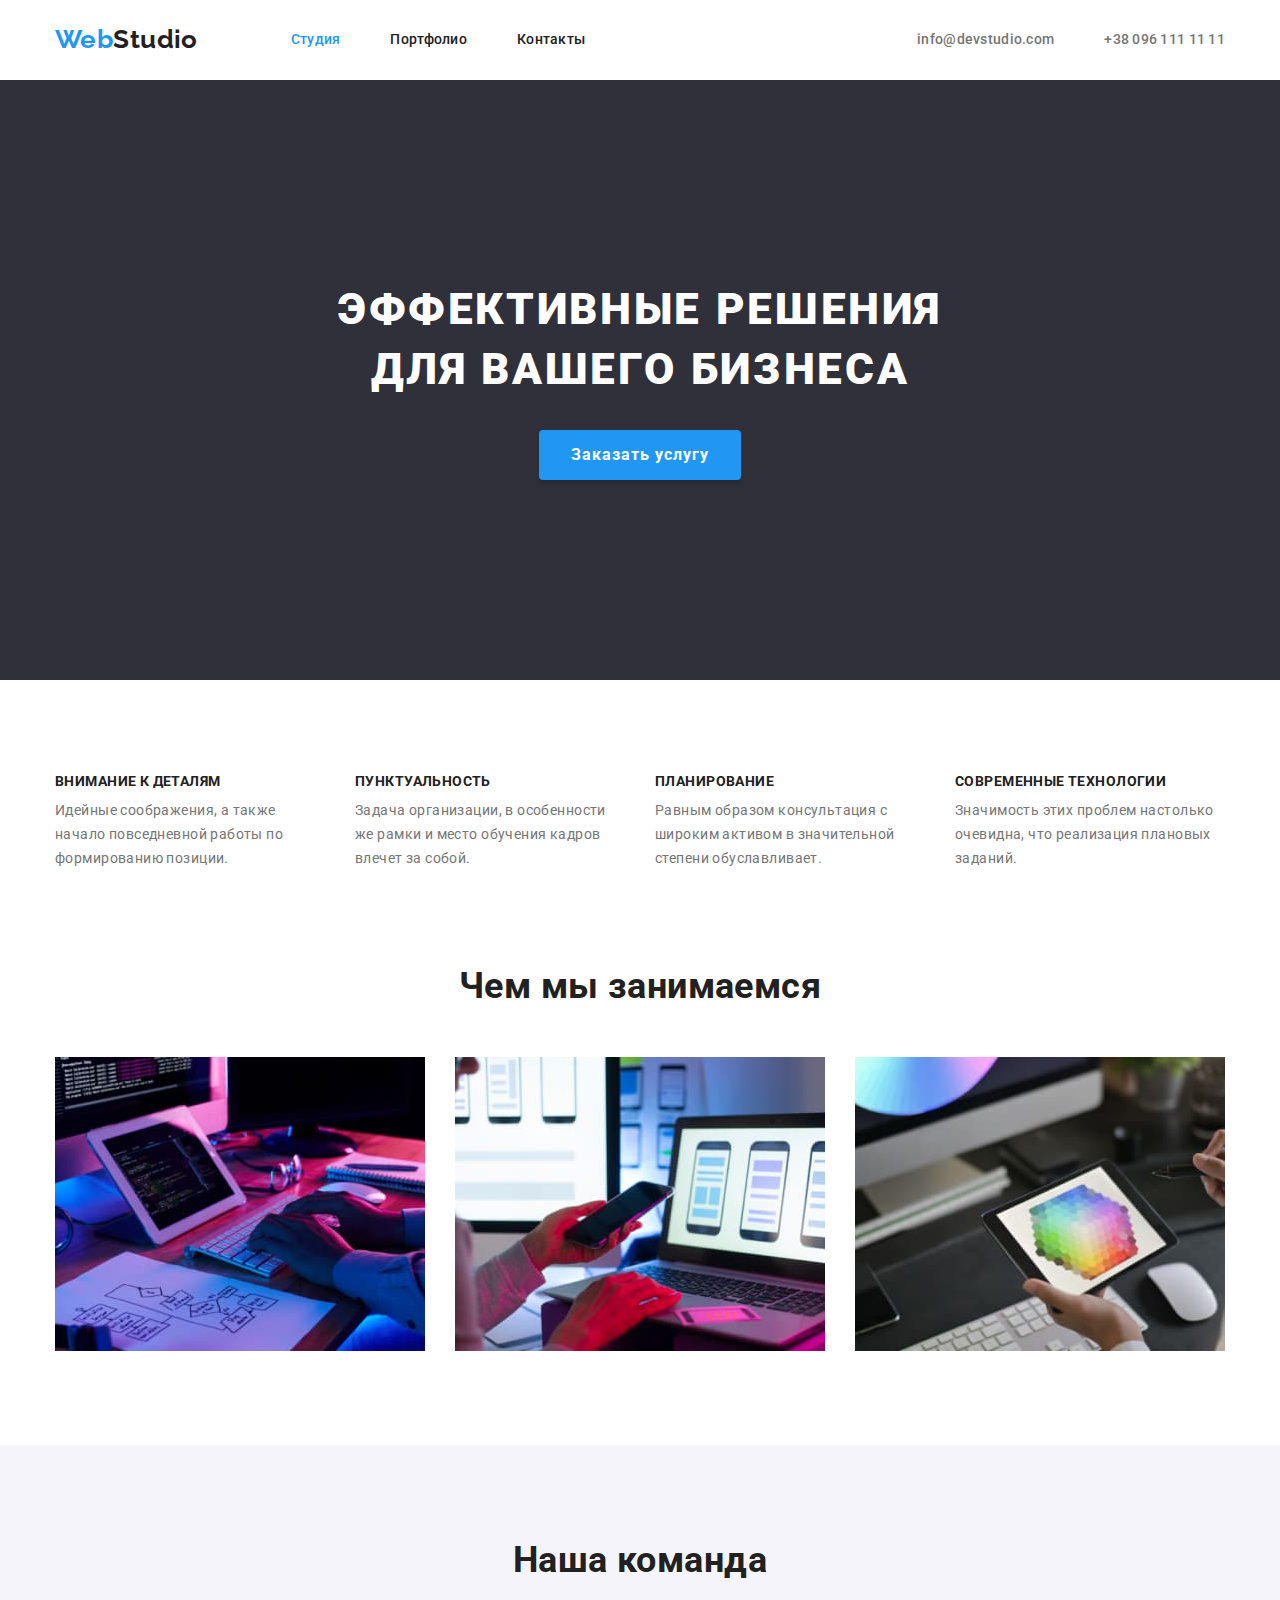
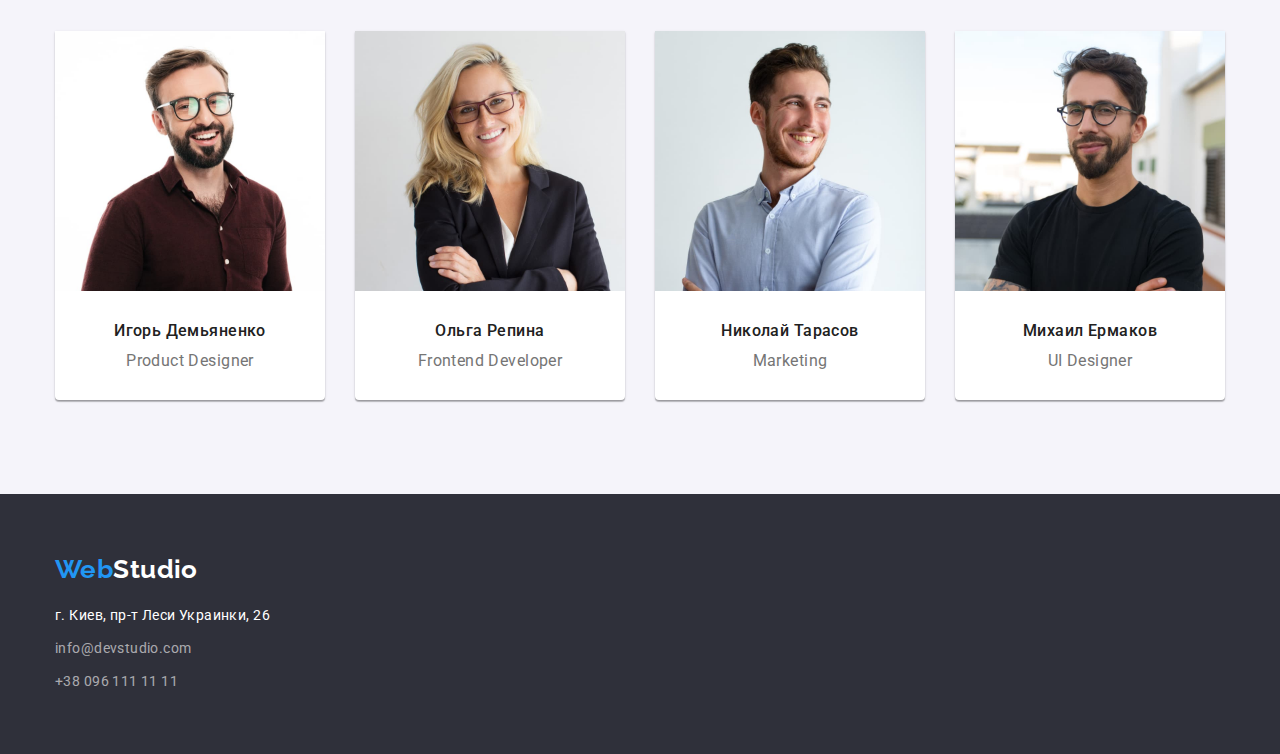
<file: index.html>
<!DOCTYPE html>
<html lang="ru">
  <head>
    <meta charset="UTF-8" />
    <meta http-equiv="X-UA-Compatible" content="IE=edge" />
    <meta name="viewport" content="width=device-width, initial-scale=1.0" />
    <title>WebStudio</title>
    <link rel="preconnect" href="https://fonts.googleapis.com" />
    <link rel="preconnect" href="https://fonts.gstatic.com" crossorigin />
    <link
      href="https://fonts.googleapis.com/css2?family=Raleway:wght@700&family=Roboto:wght@400;500;700;900&display=swap"
      rel="stylesheet"
    />
    <link
      rel="stylesheet"
      href="https://cdn.jsdelivr.net/npm/modern-normalize@1.1.0/modern-normalize.min.css"
    />
    <link rel="stylesheet" href="./css/styles.css" />
  </head>
  <body>
    <!-- Шапка сайта -->
    <header>
      <div class="container main-nav">
        <nav class="main-nav">
          <a href="" class="logo link"><span class="accent">Web</span>Studio</a>
          <ul class="navigation-header-list list">
            <li class="item"><a href="index.html" class="link current">Студия</a></li>
            <li class="item"><a href="portfolio.html" class="link">Портфолио</a></li>
            <li class="item"><a href="" class="link">Контакты</a></li>
          </ul>
        </nav>
        <ul class="contacts-header-list list">
          <li class="item">
            <a href="mailto:info@devstudio.com" class="email link">info@devstudio.com</a>
          </li>
          <li class="item">
            <a href="tel:+380961111111" class="phone link">+38 096 111 11 11</a>
          </li>
        </ul>
      </div>
    </header>
    <main>
      <!-- Заглавие -->
      <section class="hero">
        <div class="container">
          <h1 class="hero-title">Эффективные решения для вашего бизнеса</h1>
          <button type="button" class="hero-button">Заказать услугу</button>
        </div>
      </section>
      <!-- Приемущества -->
      <section class="section priority">
        <div class="container">
          <h2 class="visually-hidden">Приемущества нашей работы</h2>
          <ul class="priority-list list">
            <li class="priority-item">
              <h3 class="priority-subtitle">Внимание к деталям</h3>
              <p class="priority-text">
                Идейные соображения, а также начало повседневной работы по формированию позиции.
              </p>
            </li>
            <li class="priority-item">
              <h3 class="priority-subtitle">Пунктуальность</h3>
              <p class="priority-text">
                Задача организации, в особенности же рамки и место обучения кадров влечет за собой.
              </p>
            </li>
            <li class="priority-item">
              <h3 class="priority-subtitle">Планирование</h3>
              <p class="priority-text">
                Равным образом консультация с широким активом в значительной степени обуславливает.
              </p>
            </li>
            <li class="priority-item">
              <h3 class="priority-subtitle">Современные технологии</h3>
              <p class="priority-text">
                Значимость этих проблем настолько очевидна, что реализация плановых заданий.
              </p>
            </li>
          </ul>
        </div>
      </section>
      <!-- Фото демонстрирующие чем мы занимаемся -->
      <section class="section works">
        <div class="container">
          <h2 class="works-title">Чем мы занимаемся</h2>
          <ul class="works-list list">
            <li class="works-item">
              <img
                src="./images/box-F-1.jpg"
                alt="мы работаем над создаем сайта"
                width="370"
                height="294"
              />
            </li>
            <li class="works-item">
              <img
                src="./images/box-F-2.jpg"
                alt="мы работаем над создаем мобильного приложения"
                width="370"
                height="294"
              />
            </li>
            <li class="works-item">
              <img
                src="./images/box-F-3.jpg"
                alt="мы выполняем работу по дизайну"
                width="370"
                height="294"
              />
            </li>
          </ul>
        </div>
      </section>
      <!-- Фото представителей нашей команды, их имена и должности -->
      <section class="section team">
        <div class="container">
          <h2 class="team-title">Наша команда</h2>
          <ul class="team-list list">
            <li class="team-item">
              <img
                src="./images/img-F-1.jpg"
                alt="Игорь Демьяненко - изображение типа портрет"
                width="270"
                height="260"
              />
              <div class="team-descr">
                <h3 class="team-name">Игорь Демьяненко</h3>
                <p lang="en" class="team-position">Product Designer</p>
              </div>
            </li>
            <li class="team-item">
              <img
                src="./images/img-F-2.jpg"
                alt="Ольга Репина - изображение типа портрет"
                width="270"
                height="260"
              />
              <div class="team-descr">
                <h3 class="team-name">Ольга Репина</h3>
                <p lang="en" class="team-position">Frontend Developer</p>
              </div>
            </li>
            <li class="team-item">
              <img
                src="./images/img-F-3.jpg"
                alt="Николай Тарасов - изображение типа портрет"
                width="270"
                height="260"
              />
              <div class="team-descr">
                <h3 class="team-name">Николай Тарасов</h3>
                <p lang="en" class="team-position">Marketing</p>
              </div>
            </li>
            <li class="team-item">
              <img
                src="./images/img-F-4.jpg"
                alt="Михаил Ермаков - изображение типа портрет"
                width="270"
                height="260"
              />
              <div class="team-descr">
                <h3 class="team-name">Михаил Ермаков</h3>
                <p lang="en" class="team-position">UI Designer</p>
              </div>
            </li>
          </ul>
        </div>
      </section>
    </main>
    <!-- Подвал сайта -->
    <footer class="footer">
      <div class="container">
        <a href="./index.html" class="footer-logo link"><span class="accent">Web</span>Studio</a>
        <address>
          <ul class="footer-list list">
            <li class="footer-item">
              <a
                href="https://goo.gl/maps/5S5dMyk2Rb5R47MP8"
                target="_blank"
                rel="noopener noreferrer"
                class="footer-office link"
                >г. Киев, пр-т Леси Украинки, 26</a
              >
            </li>
            <li class="footer-item">
              <a href="mailto:info@devstudio.com" class="footer-contact link">info@devstudio.com</a>
            </li>
            <li class="footer-item">
              <a href="tel:+380961111111" class="footer-contact link">+38 096 111 11 11</a>
            </li>
          </ul>
        </address>
      </div>
    </footer>
  </body>
</html>
</file>
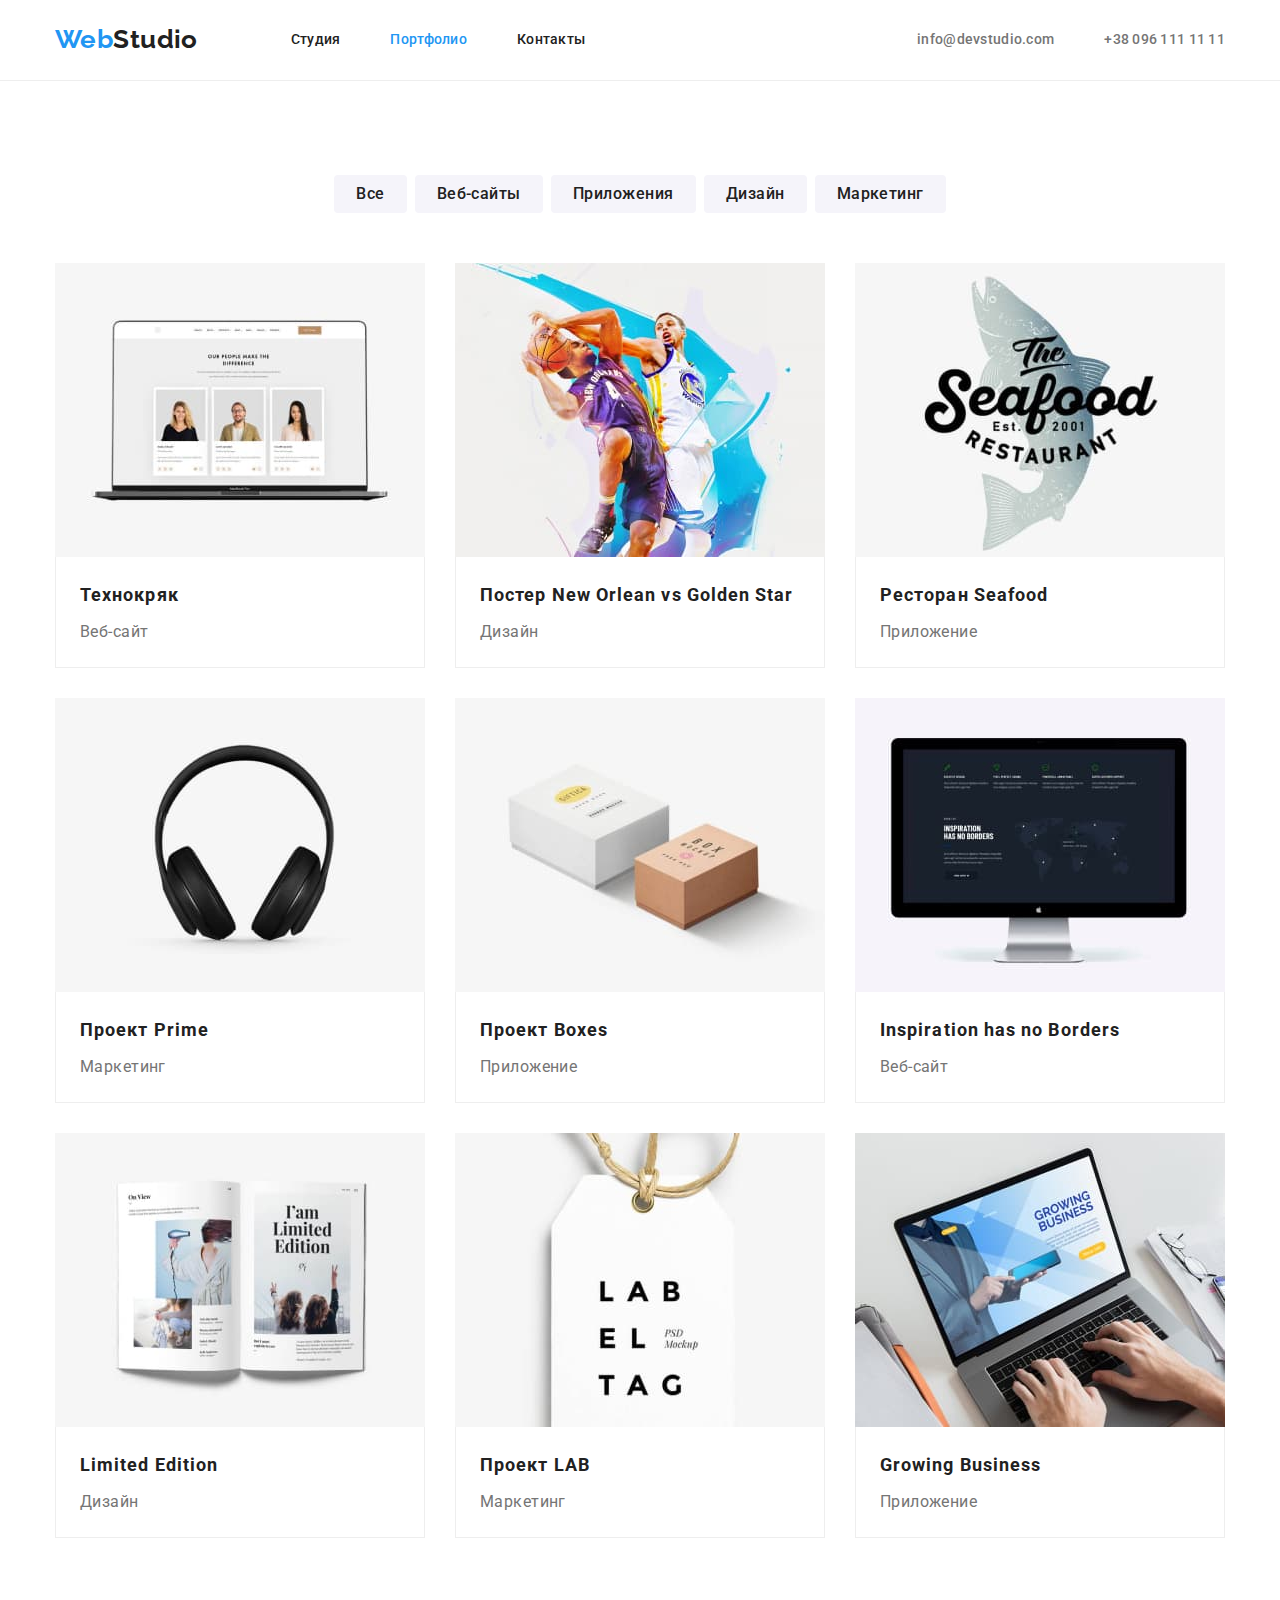
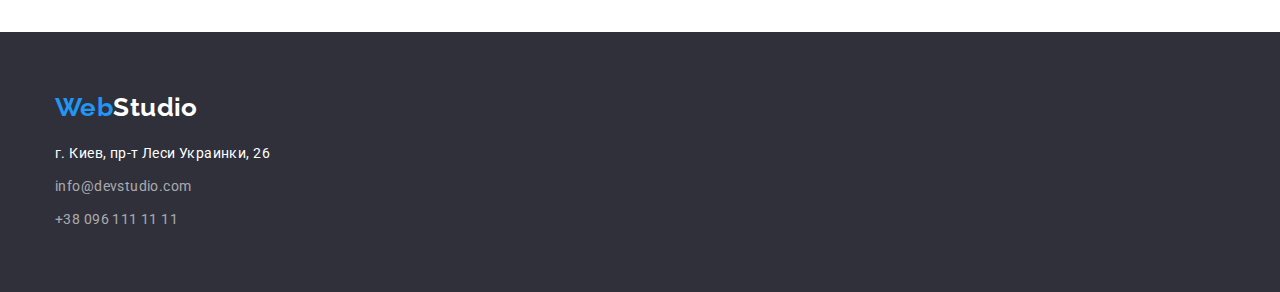
<file: portfolio.html>
<!DOCTYPE html>
<html lang="ru">
  <head>
    <meta charset="UTF-8" />
    <meta http-equiv="X-UA-Compatible" content="IE=edge" />
    <meta name="viewport" content="width=device-width, initial-scale=1.0" />
    <title>Portfolio</title>
    <link rel="preconnect" href="https://fonts.googleapis.com" />
    <link rel="preconnect" href="https://fonts.gstatic.com" crossorigin />
    <link
      href="https://fonts.googleapis.com/css2?family=Raleway:wght@700&family=Roboto:wght@400;500;700;900&display=swap"
      rel="stylesheet"
    />
    <link
      rel="stylesheet"
      href="https://cdn.jsdelivr.net/npm/modern-normalize@1.1.0/modern-normalize.min.css"
    />
    <link rel="stylesheet" href="./css/styles.css" />
  </head>
  <body>
    <!-- Шапка сайта -->
    <header class="header-line">
      <div class="container main-nav">
        <nav class="main-nav">
          <a href="" class="logo link"><span class="accent">Web</span>Studio</a>
          <ul class="navigation-header-list list">
            <li class="item"><a href="index.html" class="link">Студия</a></li>
            <li class="item"><a href="portfolio.html" class="link current">Портфолио</a></li>
            <li class="item"><a href="" class="link">Контакты</a></li>
          </ul>
        </nav>
        <ul class="contacts-header-list list">
          <li class="item">
            <a href="mailto:info@devstudio.com" class="email link">info@devstudio.com</a>
          </li>
          <li class="item">
            <a href="tel:+380961111111" class="phone link">+38 096 111 11 11</a>
          </li>
        </ul>
      </div>
    </header>
    <main>
      <!-- Портфолио -->
      <section class="section portfolio">
        <div class="container">
          <h1 class="visually-hidden">Портфолио</h1>
          <!-- Фильтр представленый списком кнопок -->
          <ul class="button-list list">
            <li class="btn-item"><button type="button" class="portfolio-btn">Все</button></li>
            <li class="btn-item"><button type="button" class="portfolio-btn">Веб-сайты</button></li>
            <li class="btn-item">
              <button type="button" class="portfolio-btn">Приложения</button>
            </li>
            <li class="btn-item"><button type="button" class="portfolio-btn">Дизайн</button></li>
            <li class="btn-item"><button type="button" class="portfolio-btn">Маркетинг</button></li>
          </ul>
          <!-- Элементы фильтруущиеся списком кнопок -->
          <ul class="portfolio-list list">
            <li class="portfolio-item">
              <img src="./images/img-P-1.jpg" alt="Ноутбук" width="370" height="294" />
              <div class="portfolio-content-direction">
                <h2 class="portfolio-content">Технокряк</h2>
                <p class="portfolio-direction">Веб-сайт</p>
              </div>
            </li>
            <li class="portfolio-item">
              <img
                src="./images/img-P-2.jpg"
                alt="Постер на котором изображены два игрока-баскетболиста команд: Нового орлеана и Золотой звезды борящихся за мяч"
                width="370"
                height="294"
              />
              <div class="portfolio-content-direction">
                <h2 lang="en" class="portfolio-content">Постер New Orlean vs Golden Star</h2>
                <p class="portfolio-direction">Дизайн</p>
              </div>
            </li>
            <li class="portfolio-item">
              <img
                src="./images/img-P-3.jpg"
                alt="Логотип ресторана морской кухни, на логотипе изображена рыба"
                width="370"
                height="294"
              />
              <div class="portfolio-content-direction">
                <h2 lang="en" class="portfolio-content">Ресторан Seafood</h2>
                <p class="portfolio-direction">Приложение</p>
              </div>
            </li>
            <li class="portfolio-item">
              <img src="./images/img-P-4.jpg" alt="Наушники" width="370" height="294" />
              <div class="portfolio-content-direction">
                <h2 lang="en" class="portfolio-content">Проект Prime</h2>
                <p class="portfolio-direction">Маркетинг</p>
              </div>
            </li>
            <li class="portfolio-item">
              <img
                src="./images/img-P-5.jpg"
                alt="Мужская и женская туалетная вода"
                width="370"
                height="294"
              />
              <div class="portfolio-content-direction">
                <h2 lang="en" class="portfolio-content">Проект Boxes</h2>
                <p class="portfolio-direction">Приложение</p>
              </div>
            </li>
            <li class="portfolio-item">
              <img src="./images/img-P-6.jpg" alt="Монитор от компютера" width="370" height="294" />
              <div class="portfolio-content-direction">
                <h2 lang="en" class="portfolio-content">Inspiration has no Borders</h2>
                <p class="portfolio-direction">Веб-сайт</p>
              </div>
            </li>
            <li class="portfolio-item">
              <img
                src="./images/img-P-7.jpg"
                alt="Журнал издательства Limited Edition"
                width="370"
                height="294"
              />
              <div class="portfolio-content-direction">
                <h2 lang="en" class="portfolio-content">Limited Edition</h2>
                <p class="portfolio-direction">Дизайн</p>
              </div>
            </li>
            <li class="portfolio-item">
              <img src="./images/img-P-8.jpg" alt="Бирка LAB EL TAG" width="370" height="294" />
              <div class="portfolio-content-direction">
                <h2 lang="en" class="portfolio-content">Проект LAB</h2>
                <p class="portfolio-direction">Маркетинг</p>
              </div>
            </li>
            <li class="portfolio-item">
              <img
                src="./images/img-P-9.jpg"
                alt="Ноутбук на котором открыта сатраница компании по развитию бизнеса"
                width="370"
                height="294"
              />
              <div class="portfolio-content-direction">
                <h2 lang="en" class="portfolio-content">Growing Business</h2>
                <p class="portfolio-direction">Приложение</p>
              </div>
            </li>
          </ul>
        </div>
      </section>
    </main>
    <!-- Подвал сайта -->
    <footer class="footer">
      <div class="container">
        <a href="./index.html" class="footer-logo link"><span class="accent">Web</span>Studio</a>
        <address>
          <ul class="footer-list list">
            <li class="footer-item">
              <a
                href="https://goo.gl/maps/5S5dMyk2Rb5R47MP8"
                target="_blank"
                rel="noopener noreferrer"
                class="footer-office link"
                >г. Киев, пр-т Леси Украинки, 26</a
              >
            </li>
            <li class="footer-item">
              <a href="mailto:info@devstudio.com" class="footer-contact link">info@devstudio.com</a>
            </li>
            <li class="footer-item">
              <a href="tel:+380961111111" class="footer-contact link">+38 096 111 11 11</a>
            </li>
          </ul>
        </address>
      </div>
    </footer>
  </body>
</html>
</file>
<file: css/styles.css>
:root {
  --main-font: 'Roboto', sans-serif;
  --secondary-font: 'Raleway', sans-serif;
  /* Цвет текста */
  --basic-color: #212121;
  --secondary-color: #757575;
  --logo-color: #000000;
  --logo-footer: #ffffff;
  --contacts-footer: #ffffff;
  --contacts-list-footer: rgba(255, 255, 255, 0.6);
  --title: #ffffff;
  --button: #ffffff;
  --office: #ffffff;
  --item: #ffffff;
  /* Цвет фона */
  --dark-bg: #2f303a;
  --secondary-bg: #f5f4fa;
  /* Акцент цвета текста и фона*/
  --accent-color: #2196f3;
  --accent-color-hover: #188ce8;
  /* Цвет линий*/
  --card-line: #eeeeee;
  /* Переменная зазоров между карточками*/
  --filter-list-card: 30px;
}
body {
  font-family: var(--main-font);
  color: var(--basic-color);
  font-size: 14px;
  letter-spacing: 0.03em;
  background-color: #ffffff;
}
.visually-hidden {
  position: absolute;
  width: 1px;
  height: 1px;
  margin: -1px;
  border: 0;
  padding: 0;
  white-space: nowrap;
  clip-path: inset(100%);
  clip: rect(0 0 0 0);
  overflow: hidden;
}
address {
  font-style: normal;
}
/* Убираем маркеры неупорядоченого списка */
.list {
  padding: 0;
  margin: 0;
  list-style: none;
}
/* Убираем декорацыю текста */
.link {
  text-decoration: none;
}
/* скидываем margin селекторам тегов */
ul,
p,
h1,
h2,
h3 {
  margin-top: 0;
  margin-bottom: 0;
}
img {
  display: block;
  max-width: 100%;
  height: auto;
}
.container {
  margin-left: auto;
  margin-right: auto;
  width: 1200px;
  padding-left: 15px;
  padding-right: 15px;
}
.section {
  padding-top: 94px;
  padding-bottom: 94px;
}
/* ------------------ Шапка ------------------ */
.header-line {
  border-bottom: 1px solid var(--card-line);
}
.contacts-header-list {
  display: flex;
  align-items: center;
  margin-left: auto;
}
.contacts-header-list .item + .item {
  margin-left: 50px;
}
.main-nav {
  display: flex;
  align-items: center;
}
/* Ссылка с логотипом */
.logo .accent {
  color: var(--accent-color);
}
.logo {
  padding: 24px 0px 25px;
  color: var(--main-font);
  font-family: var(--secondary-font);
  font-weight: 700;
  font-size: 26px;
  line-height: 1.19;
}
/* Список навигации */
.navigation-header-list {
  display: flex;
  align-items: center;
  margin-left: 93px;
}
.navigation-header-list .item + .item {
  margin-left: 50px;
}
.navigation-header-list .link {
  padding: 32px 0px 32px;
  font-weight: 500;
  line-height: 1.14;
  color: var(--basic-color);
  letter-spacing: 0.02em;
}
.navigation-header-list .link:hover,
.navigation-header-list .link:focus {
  color: var(--accent-color);
}
.navigation-header-list .current {
  color: var(--accent-color);
}
/* Список контактов */
.contacts-header-list .email {
  padding: 32px 0px 32px;
  font-weight: 500;
  line-height: 1.14;
  letter-spacing: 0.02em;
  font-style: normal;
  color: var(--secondary-color);
}
.contacts-header-list .email:hover,
.contacts-header-list .email:focus {
  color: var(--accent-color);
}
.contacts-header-list .phone {
  padding: 32px 0px 32px;
  font-weight: 500;
  line-height: 1.14;
  letter-spacing: 0.02em;
  font-style: normal;
  color: var(--secondary-color);
}
.contacts-header-list .phone:hover,
.contacts-header-list .phone:focus {
  color: var(--accent-color);
}
/* ------------------ Герой ------------------ */
/* Заглавие */
.hero {
  text-align: center;
  background-color: var(--dark-bg);
  padding-top: 200px;
  padding-bottom: 200px;
}
.hero-title {
  margin-bottom: 30px;
  margin-left: auto;
  margin-right: auto;
  width: 696px;
  font-weight: 900;
  font-size: 44px;
  line-height: 1.36;
  text-align: center;
  color: var(--title);
  letter-spacing: 0.06em;
  text-transform: uppercase;
}
/* Кнопка заказа услуги */
.hero-button {
  border-radius: 4px;
  border: none;
  padding: 10px 32px;
  min-width: 200px;
  box-shadow: 0px 4px 4px rgba(0, 0, 0, 0.15);
  font-family: var(--main-font);
  font-weight: 700;
  font-size: 16px;
  line-height: 1.87;
  letter-spacing: 0.06em;
  background-color: var(--accent-color);
  color: var(--button);
  cursor: pointer;
}
.hero-button:hover,
.hero-button:focus {
  background-color: var(--accent-color-hover);
}
/* ------------------ Приемущества ------------------ */
/* Приемущества работы */
.priority {
  padding-bottom: 0px;
}
.priority-list {
  display: flex;
}
.priority-item {
  width: 270px;
}
.priority-item:not(:last-child) {
  margin-right: var(--filter-list-card);
}
.priority-subtitle {
  font-weight: 700;
  margin-bottom: 10px;
  line-height: 1.14;
  font-size: 14px;
  color: var(--basic-color);
  text-transform: uppercase;
}
/* Текстовый контент к приемуществам работы */
.priority-text {
  font-weight: 400;
  line-height: 1.71;
  color: var(--secondary-color);
}
/* ------------------ Работы ------------------ */
/* Чем мы занмаемся */
.works-title {
  margin-bottom: 50px;
  font-weight: 700;
  line-height: 1.17;
  font-size: 36px;
  text-align: center;
  color: var(--basic-color);
}
.works-list {
  display: flex;
}
.works-item:not(:last-child) {
  margin-right: var(--filter-list-card);
}
/* ------------------ Команда ------------------ */
/* Наша команда */
.team {
  background-color: var(--secondary-bg);
}
.team-title {
  margin-bottom: 50px;
  font-weight: 700;
  line-height: 1.17;
  font-size: 36px;
  text-align: center;
  color: var(--basic-color);
}
.team-list {
  display: flex;
}
.team-item {
  background-color: var(--item);
  box-shadow: 0px 1px 3px rgba(0, 0, 0, 0.12), 0px 1px 1px rgba(0, 0, 0, 0.14),
    0px 2px 1px rgba(0, 0, 0, 0.2);
  border-radius: 0px 0px 4px 4px;
}
.team-item:not(:last-child) {
  margin-right: var(--filter-list-card);
}
.team-descr {
  padding-top: 30px;
  padding-bottom: 30px;
}
/* Список имен представителей нашей команди */
.team-name {
  margin-bottom: 10px;
  font-weight: 500;
  line-height: 1.19;
  font-size: 16px;
  text-align: center;
  color: var(--basic-color);
}
/* Должности представителей нашей команды */
.team-position {
  font-weight: 400;
  line-height: 1.19;
  font-size: 16px;
  text-align: center;
  color: var(--secondary-color);
}
/* ------------------ Портфолио ------------------*/
/* Кнопки фильтров из списка кнопок портфолио*/
.portfolio-btn {
  border-radius: 4px;
  padding: 6px 22px;
  border: none;
  font-family: var(----main-font);
  font-weight: 500;
  font-size: 16px;
  line-height: 1.62;
  letter-spacing: 0.03em;
  background-color: var(--secondary-bg);
  color: var(--basic-color);
  text-align: center;
  cursor: pointer;
}
.portfolio-btn:hover,
.portfolio-btn:focus {
  background-color: var(--accent-color);
  color: var(--button);
  box-shadow: 0px 3px 1px rgba(0, 0, 0, 0.1), 0px 1px 2px rgba(0, 0, 0, 0.08),
    0px 2px 2px rgba(0, 0, 0, 0.12);
}
.button-list {
  display: flex;
  justify-content: center;
  margin-bottom: 50px;
}
.btn-item:not(:last-child) {
  margin-right: 8px;
}
/* Контент и направление контента фильтрующигося списком портфолио */
.portfolio-list {
  display: flex;
  flex-wrap: wrap;
  margin-top: calc(-1 * var(--filter-list-card));
  margin-left: calc(-1 * var(--filter-list-card));
}
.portfolio-list .portfolio-item {
  flex-basis: calc(100% / 3 - var(--filter-list-card));
  margin-top: var(--filter-list-card);
  margin-left: var(--filter-list-card);
}
.portfolio-content-direction {
  padding: 20px 24px;
  border: 1px solid var(--card-line);
  border-top: none;
}
.portfolio-content {
  margin-bottom: 4px;
  font-weight: 700;
  font-size: 18px;
  line-height: 2;
  letter-spacing: 0.06em;
  color: var(--basic-color);
}
.portfolio-direction {
  font-weight: 400;
  font-size: 16px;
  line-height: 1.87;
  color: var(--secondary-color);
}
/* ------------------ Подвал ------------------ */
/* Ссылка с логотипом футера*/
.footer {
  background-color: var(--dark-bg);
  padding-top: 60px;
  padding-bottom: 60px;
}
.footer-logo .accent {
  color: var(--accent-color);
}
.footer-logo {
  display: block;
  margin-bottom: 20px;
  color: var(--logo-footer);
  font-family: var(--secondary-font);
  font-weight: 700;
  font-size: 26px;
  line-height: 1.19;
}
.footer-item:not(:last-child) {
  margin-bottom: 9px;
}
/* Список контактов футера */
.footer-contact {
  line-height: 1.71;
  font-weight: 400;
  color: var(--contacts-list-footer);
}
/* Почтовый адрес */
.footer-office {
  font-weight: 400;
  line-height: 1.71;
  color: var(--office);
}
.footer-contact:hover,
.footer-contact:focus,
.footer-office:hover,
.footer-office:focus {
  color: var(--accent-color);
}
</file>
